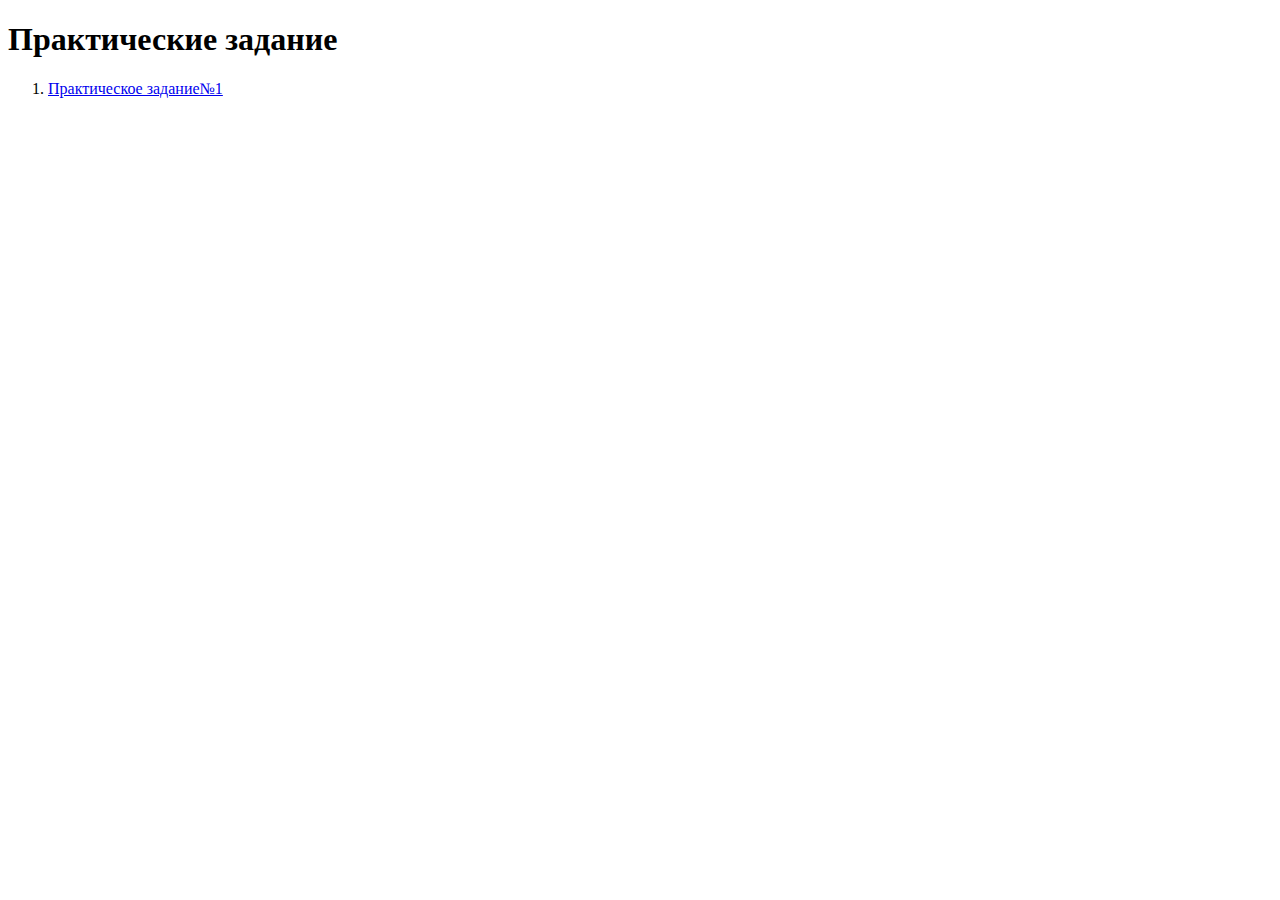
<file: index.html>
<!DOCTYPE html>
<html lang="en">
<head>
    <meta charset="UTF-8">
    <meta name="viewport" content="width=device-width, initial-scale=1.0">
    <title>Практические задания</title>
</head>
<body>
 <h1>Практические задание</h1>   
 <ol>
    
    <li>
        <a href="task1/task1.html">Практическое задание№1</a></li>
    
     
 </ol>
</body>
</html>
</file>
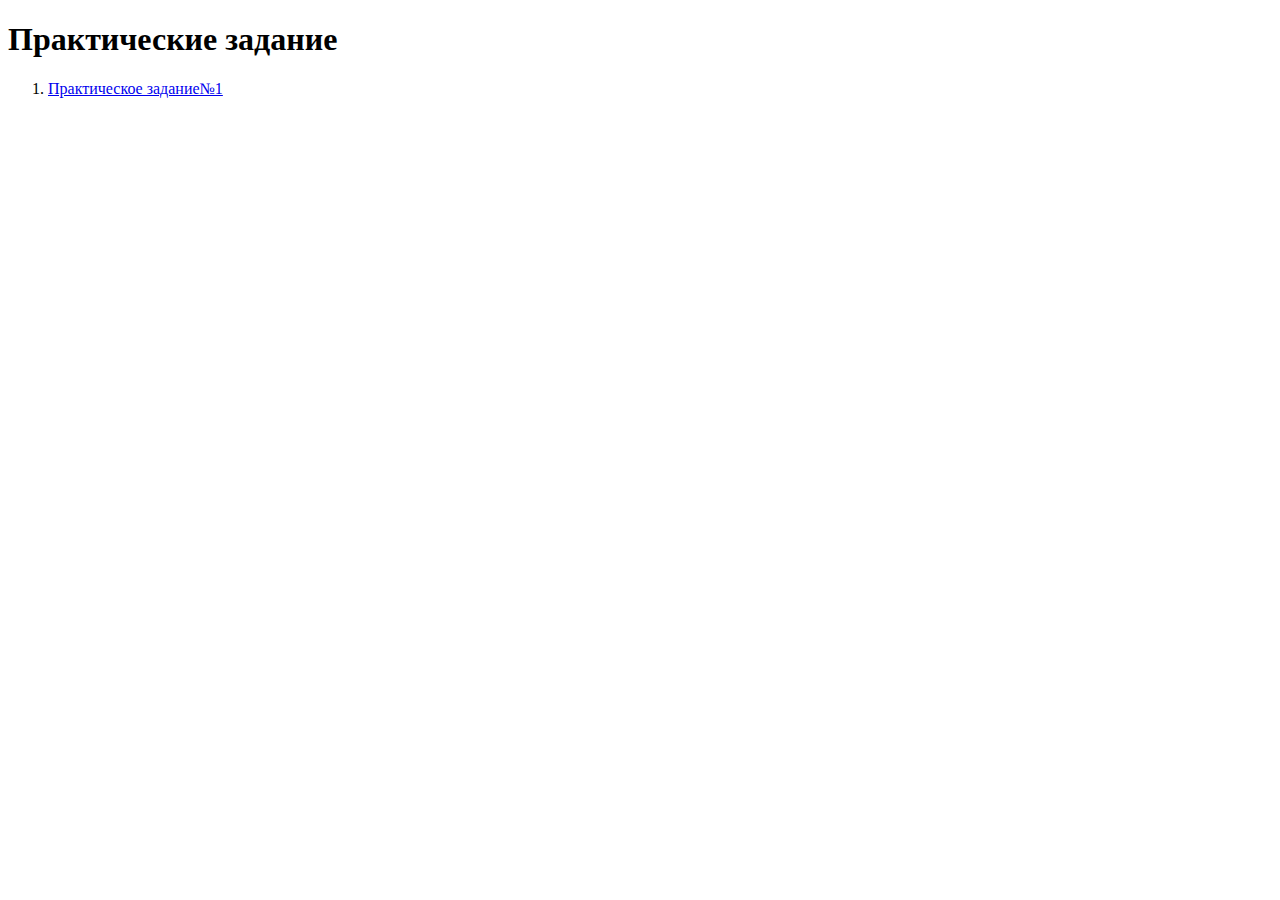
<file: 11.09.2025 — копия/index.html>
<!DOCTYPE html>
<html lang="en">
<head>
    <meta charset="UTF-8">
    <meta name="viewport" content="width=device-width, initial-scale=1.0">
    <title>Практические задания</title>
</head>
<body>
 <h1>Практические задание</h1>   
 <ol>
    
    <li>
        <a href="task1/task1.html">Практическое задание№1</a></li>
    
     
 </ol>
</body>
</html>
</file>
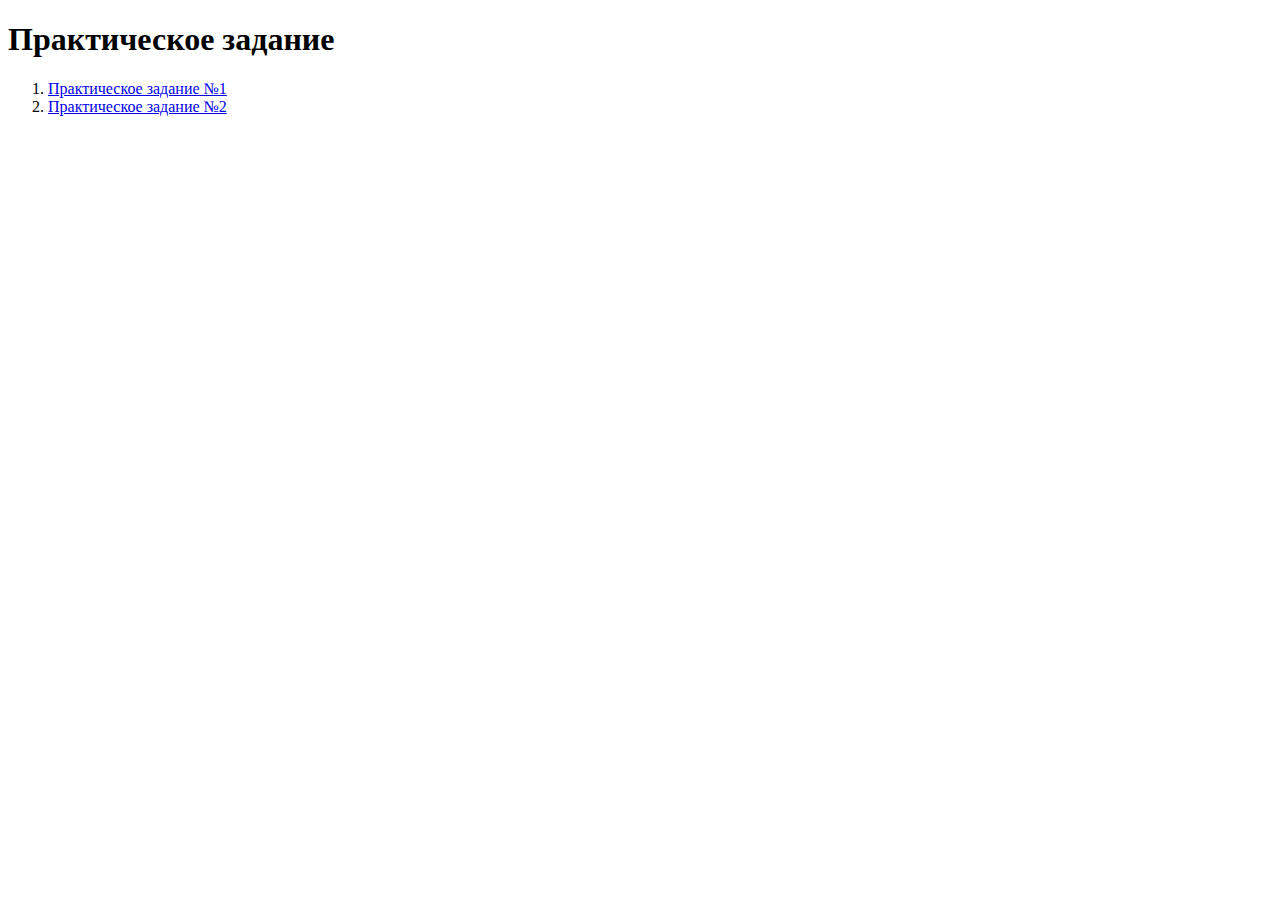
<file: 15.09.2025/index.html>
<!DOCTYPE html>
<html lang="en">
<head>
    <meta charset="UTF-8">
    <meta name="viewport" content="width=device-width, initial-scale=1.0">
    <title>Практическое задания</title>
</head>
<body>
    <h1>Практическое задание</h1>
    <ol>
        <li><a href="task1.html">Практическое задание №1</a></li>
        <li><a href="task2.html">Практическое задание №2</a></li>
    </ol>
</body>
</html>
</file>
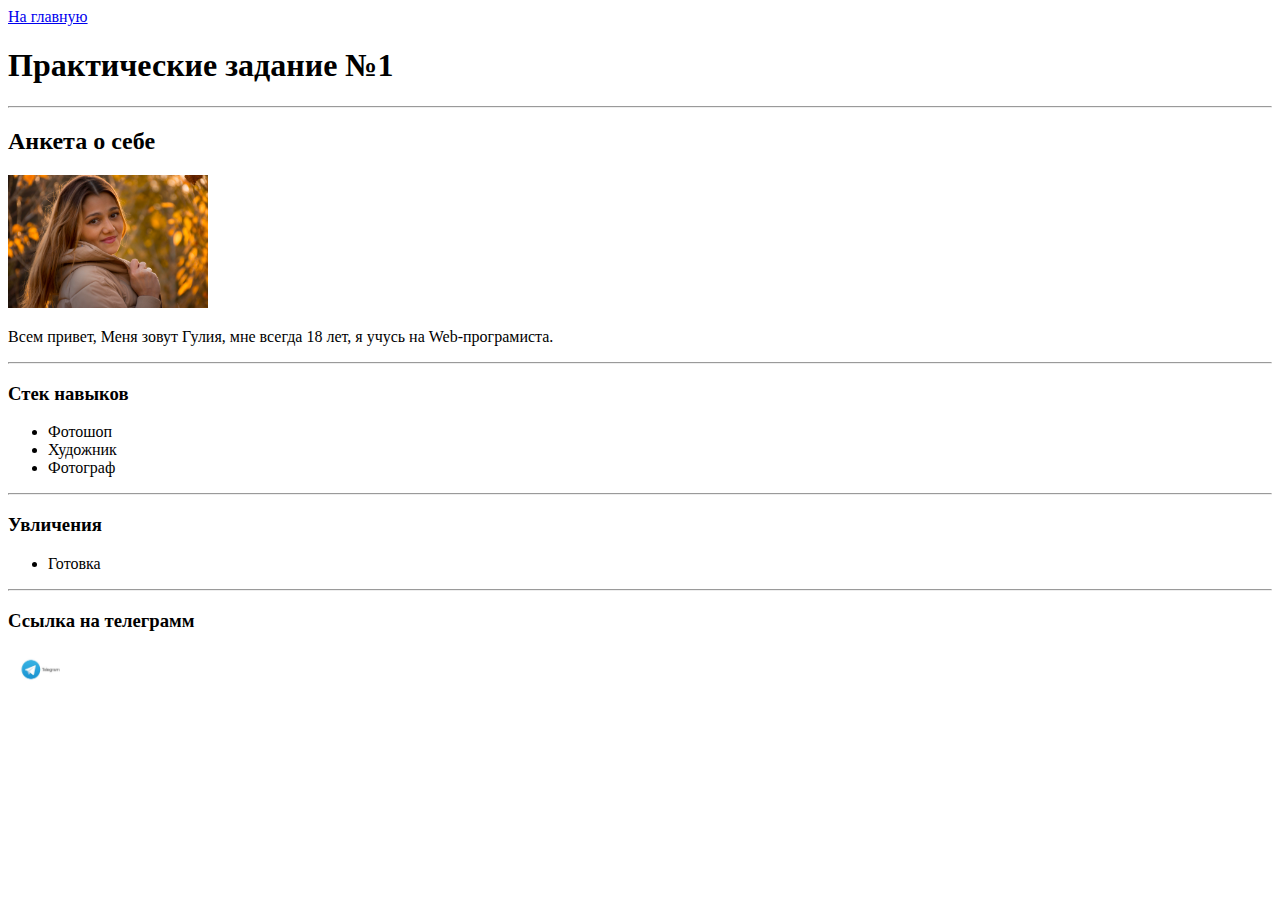
<file: task1.html>
<!DOCTYPE html>
<html lang="en">
<head>
    <meta charset="UTF-8">
    <meta name="viewport" content="width=, initial-scale=1.0">
    <title>Практические задание №1</title>
</head>
<body>
    <a href="../index.html">На главную</a>
    <h1>Практические задание №1</h1>
    <hr>
    <h2>Анкета о себе</h2>
    <img src="рапр.jpg" alt="изображение человека"width="200px">
    <p>Всем привет, Меня зовут Гулия, мне всегда 18 лет, я учусь на Web-програмиста.</p>
    <hr>
    <h3>Стек навыков</h3>
    <ul>
        <li>Фотошоп</li>
        <li>Художник</li>
        <li>Фотограф</li>
        </ul>
    <hr>
    <h3>Увличения</h3>
    <ul>
        <li>Готовка</li>
    </ul>
    <hr>
    <h3>Ссылка на телеграмм</h3>
<a href="https://vk.com/@fotobeautyvk">
    <img width="65" src="Без названия.jpg" alt="Ссылка на телеграмм">
</a>
</body>
</html>
</file>
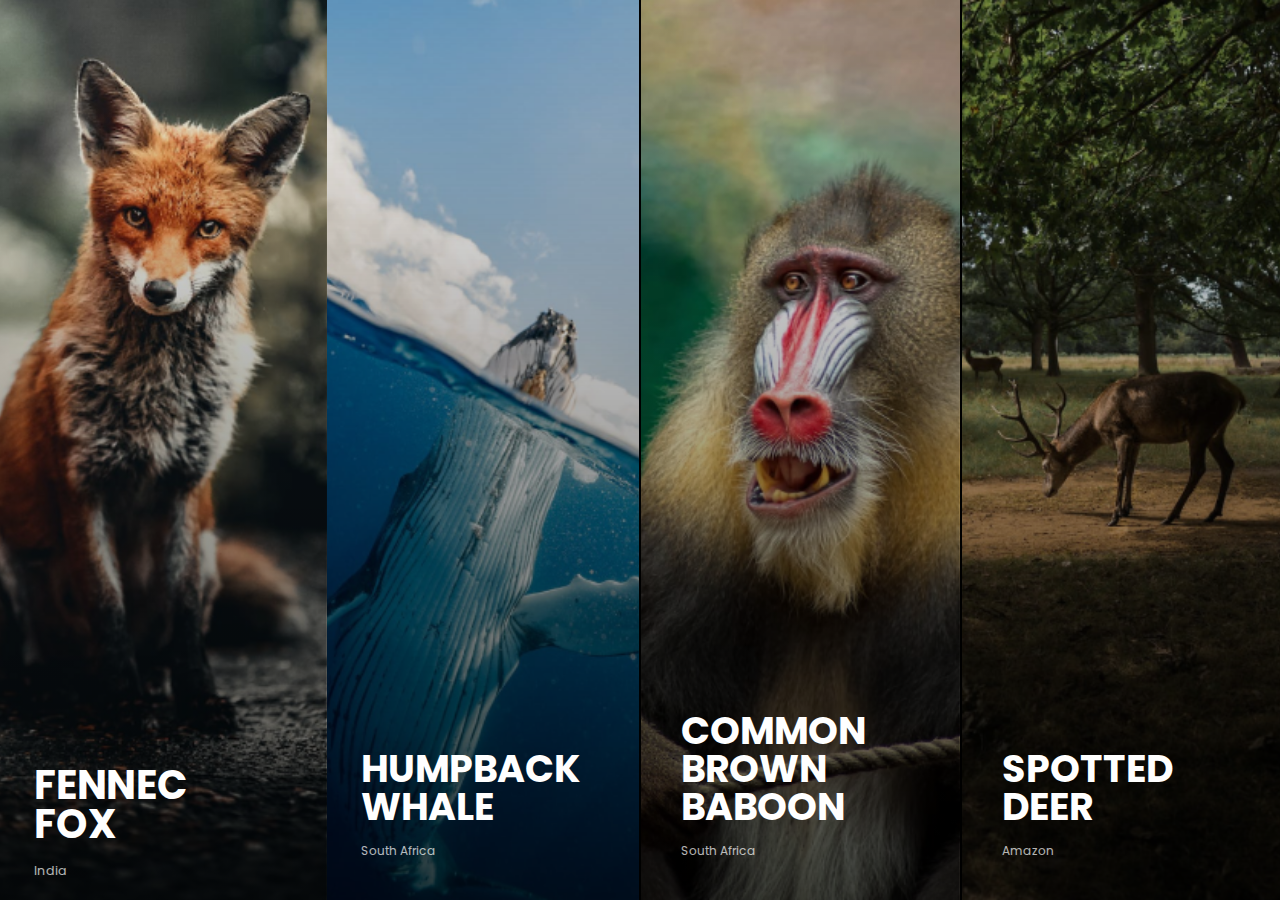
<file: task3.html>
<!DOCTYPE html>
<html lang="en">
<head>
    <meta charset="UTF-8">
    <meta name="viewport" content="width=device-width, initial-scale=1.0">
    <title>Практическое задание №3</title>
    <link rel="stylesheet" href="task3.css">
</head>
<body>
    <div class="cards">
<div class="card card-1">
    <h3>Fennec <br>fox</h3>
    <h4>India</h4>
</div>
<div class="card card-2">
    <h3>Humpback <br> whale</h3>
    <h4>South Africa</h4>
</div>
<div class="card card-3">
    <h3>Common brown <br>baboon</h3>
    <h4>South Africa</h4>
</div>
<div class="card card-4">
    <h3>Spotted <br>deer</h3>
    <h4>Amazon</h4>
</div>
    </div>
    
</body>
</html>
</file>
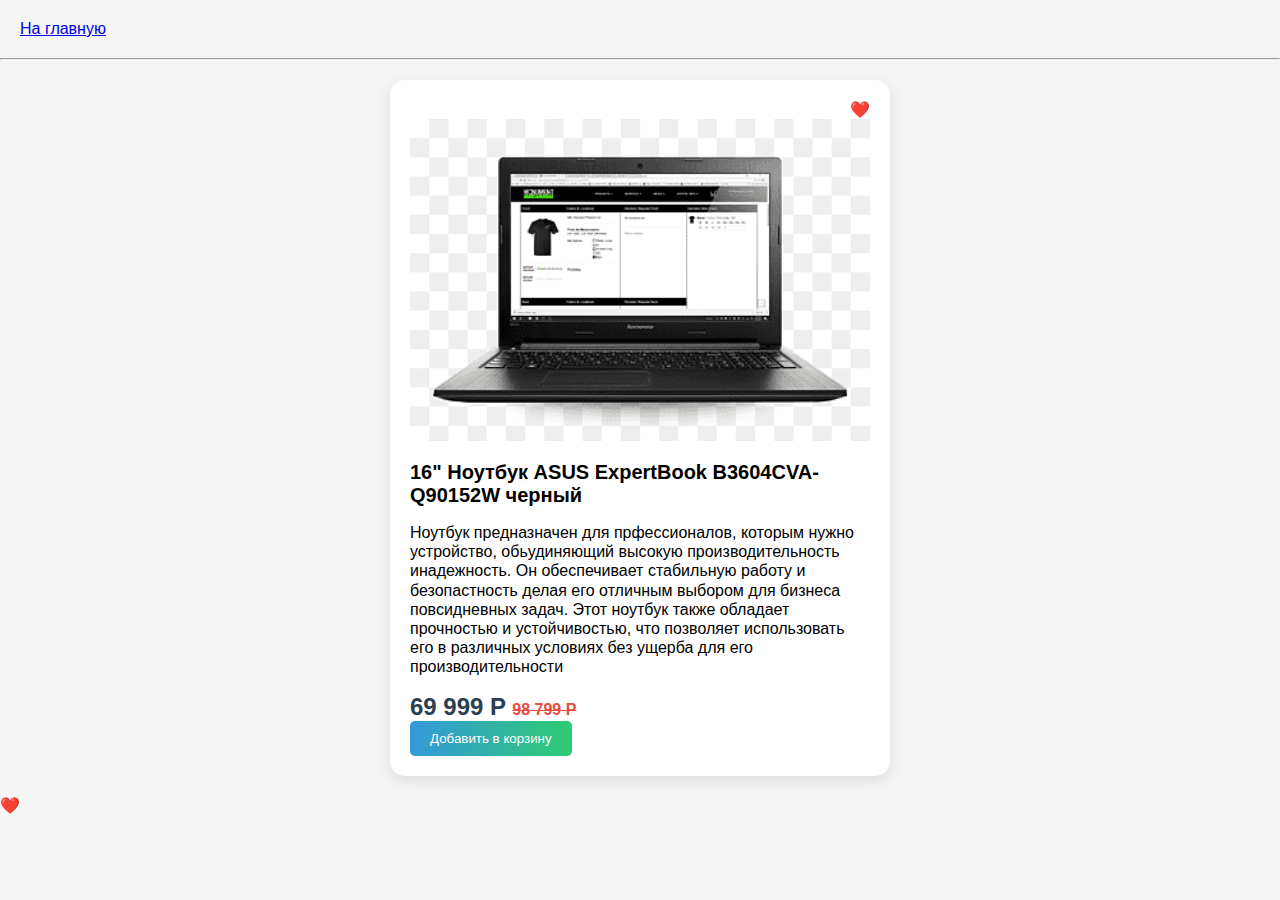
<file: 15.09.2025/task2.html>
<!DOCTYPE html>
<html lang="en">
<head>
    <meta charset="UTF-8">
    <meta name="viewport" content="width=device-width, initial-scale=1.0">
    <title>Document</title>
    <link rel="stylesheet" href="task2.css">
</head>
<body>
    <a class="back-to-main" href="index.html">На главную</a>
    <hr>
<div class="card">
    <p class="favorite">
        <a href="#">❤️</a>
    </p>
    <img src="png-transparent-netbook-laptop-intel-lenovo-celeron-poster-mock-up-netbook-computer-intel-thumbnail.png" alt="">
    <h3>16" Ноутбук ASUS ExpertBook B3604CVA-Q90152W черный</h3>
    <p class="info">Ноутбук предназначен  для прфессионалов, которым нужно устройство, обьудиняющий высокую производительность  инадежность. Он обеспечивает стабильную работу  и безопастность делая его отличным выбором для бизнеса  повсидневных задач. Этот ноутбук также обладает прочностью и устойчивостью, что позволяет использовать его в различных условиях без ущерба для его производительности</p>
    <p class="price">69 999 P <span class="old-price">98 799 P</span></p>
    <button>Добавить в корзину</button>
</div>
   ❤️ 
    
</body>
</html>
</file>
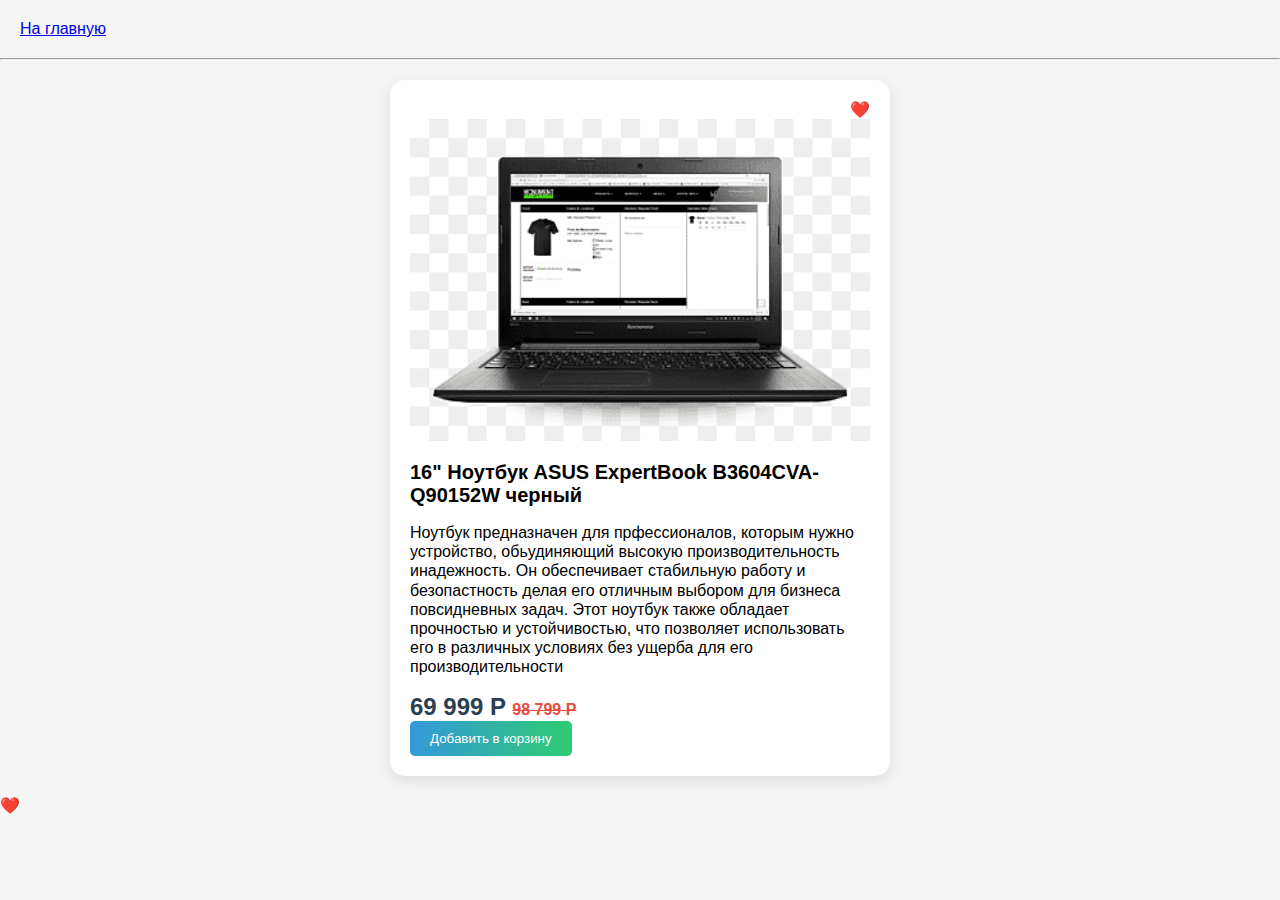
<file: practice/task2.html>
<!DOCTYPE html>
<html lang="en">
<head>
    <meta charset="UTF-8">
    <meta name="viewport" content="width=device-width, initial-scale=1.0">
    <title>Document</title>
    <link rel="stylesheet" href="task2.css">
</head>
<body>
    <a class="back-to-main" href="./index.html">На главную</a>
    <hr>
<div class="card">
    <p class="favorite">
        <a href="#">❤️</a>
    </p>
    <img src="png-transparent-netbook-laptop-intel-lenovo-celeron-poster-mock-up-netbook-computer-intel-thumbnail.png" alt="">
    <h3>16" Ноутбук ASUS ExpertBook B3604CVA-Q90152W черный</h3>
    <p class="info">Ноутбук предназначен  для прфессионалов, которым нужно устройство, обьудиняющий высокую производительность  инадежность. Он обеспечивает стабильную работу  и безопастность делая его отличным выбором для бизнеса  повсидневных задач. Этот ноутбук также обладает прочностью и устойчивостью, что позволяет использовать его в различных условиях без ущерба для его производительности</p>
    <p class="price">69 999 P <span class="old-price">98 799 P</span></p>
    <button>Добавить в корзину</button>
</div>
   ❤️ 
    
</body>
</html>
</file>
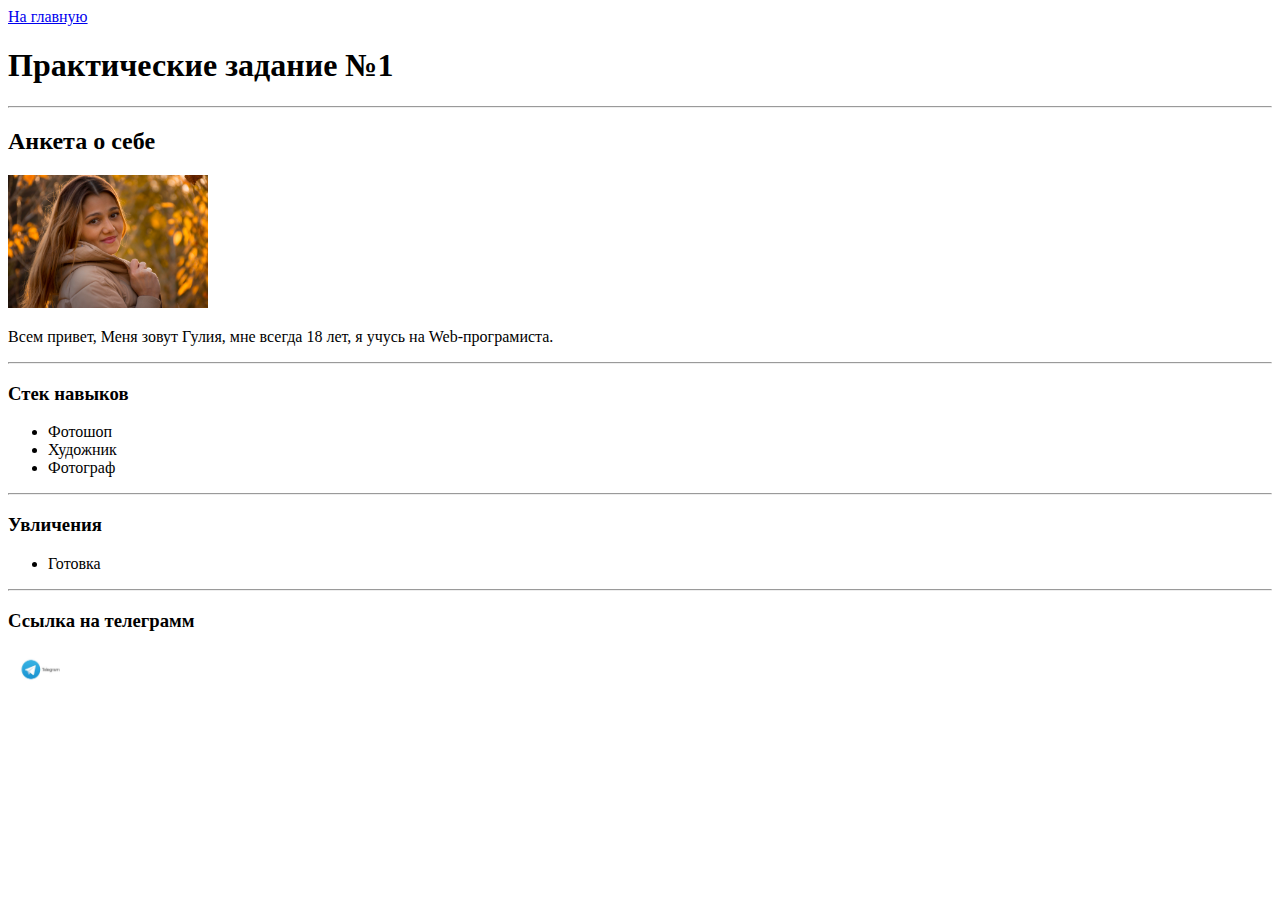
<file: 11.09.2025 — копия/task1/task1.html>
<!DOCTYPE html>
<html lang="en">
<head>
    <meta charset="UTF-8">
    <meta name="viewport" content="width=, initial-scale=1.0">
    <title>Практические задание №1</title>
</head>
<body>
    <a href="../index.html">На главную</a>
    <h1>Практические задание №1</h1>
    <hr>
    <h2>Анкета о себе</h2>
    <img src="рапр.jpg" alt="изображение человека"width="200px">
    <p>Всем привет, Меня зовут Гулия, мне всегда 18 лет, я учусь на Web-програмиста.</p>
    <hr>
    <h3>Стек навыков</h3>
    <ul>
        <li>Фотошоп</li>
        <li>Художник</li>
        <li>Фотограф</li>
        </ul>
    <hr>
    <h3>Увличения</h3>
    <ul>
        <li>Готовка</li>
    </ul>
    <hr>
    <h3>Ссылка на телеграмм</h3>
<a href="https://vk.com/@fotobeautyvk">
    <img width="65" src="Без названия.jpg" alt="Ссылка на телеграмм">
</a>
</body>
</html>
</file>
<file: task3.css>
@import url('https://fonts.googleapis.com/css2?family=Poppins:ital,wght@0,100;0,200;0,300;0,400;0,500;0,600;0,700;0,800;0,900;1,100;1,200;1,300;1,400;1,500;1,600;1,700;1,800;1,900&family=Quicksand:wght@300..700&family=Roboto+Mono:ital,wght@0,100..700;1,100..700&display=swap');


*{
    margin: 0;
    padding: 0;
    box-sizing: border-box;
    font-family: "Poppins", sans-serif;
}
body{
    min-height: 100vh;
    background-color: black;
    color: white;
}

.cards{
    display: flex;
    height: 100vh;
    gap: 2px;
    overflow: hidden;

}
.card-1{
background: linear-gradient(rgba(0, 0, 0, 0), rgba(0, 0, 0, 0.7)), url(Image.png);

}
.card-2{
background: linear-gradient(rgba(0, 0, 0, 0), rgba(0, 0, 0, 0.7)),url(Image-1.png);
}
.card-3{
background: linear-gradient(rgba(0, 0, 0, 0), rgba(0, 0, 0, 0.7)), url(Image-2.png);
}
.card-4{
background: linear-gradient(rgba(0, 0, 0, 0), rgba(0, 0, 0, 0.7)), url(Image-3.png);
}
.card{
    padding: 40px;
    display: flex;
    flex-direction: column;
    justify-content: end;
    flex: 1;
    gap: 16px;
    background-size: cover;
    background-position: center;
}
.card:hover{
    transform: scale(105%);
    z-index: 1;
    position: relative;
}
h3{
    font-size: 38px;
    text-transform: uppercase;
    line-height: 38px;

}
h4{
    font-size: 12px;
    text-transform: capitalize;
    opacity: 0.7;
    font-weight: normal;
}
</file>
<file: 15.09.2025/task2.css>
*{
    font-family: Arial;
    margin: 0;
    padding: 0;
    box-sizing: border-box;
}
.back-to-main{
    display: block;
    margin: 20px;
    width: max-content;
}

body{
    background: #f5f5f5;

}
.card{
    max-width: 500px;
    width: ;
    background: white;
    margin: 20px auto;
    padding: 20px;
    border-radius: 15px;
    box-shadow: 0px 5px 15px rgba(0, 0, 0, .1);
    transition: 0.3s;
}

.card:hover{
    transform: scale(1.02);
}
.card .favorite{
    text-align: right;
}
.card .favorite a{
    text-decoration: none;
}
.card img{
    width: 100%;
}
.card h3{
    margin: 16px 0px;
    font-size: 20px;
}
.card .info{
    line-height: 1.2;
    margin: 16px 0px;
}
.card .price{
    color: #2c3e50;
    font-weight: bold;
    font-size: 24px;
   

}
.card .old-price{
    color: #e74c3c;
    text-decoration: line-through;
    font-size: 16px;

}
.card button{
    background: linear-gradient(to right, #3498db, #2ecc71);
    color: white;
    border: none;
    padding: 10px 20px;
    border-radius: 5px;
    cursor: pointer;

}
.card button:hover{
    opacity: 0, 8;
}
</file>
<file: practice/task2.css>
*{
    font-family: Arial;
    margin: 0;
    padding: 0;
    box-sizing: border-box;
}
.back-to-main{
    display: block;
    margin: 20px;
    width: max-content;
}

body{
    background: #f5f5f5;

}
.card{
    max-width: 500px;
    width: ;
    background: white;
    margin: 20px auto;
    padding: 20px;
    border-radius: 15px;
    box-shadow: 0px 5px 15px rgba(0, 0, 0, .1);
    transition: 0.3s;
}

.card:hover{
    transform: scale(1.02);
}
.card .favorite{
    text-align: right;
}
.card .favorite a{
    text-decoration: none;
}
.card img{
    width: 100%;
}
.card h3{
    margin: 16px 0px;
    font-size: 20px;
}
.card .info{
    line-height: 1.2;
    margin: 16px 0px;
}
.card .price{
    color: #2c3e50;
    font-weight: bold;
    font-size: 24px;
   

}
.card .old-price{
    color: #e74c3c;
    text-decoration: line-through;
    font-size: 16px;

}
.card button{
    background: linear-gradient(to right, #3498db, #2ecc71);
    color: white;
    border: none;
    padding: 10px 20px;
    border-radius: 5px;
    cursor: pointer;

}
.card button:hover{
    opacity: 0, 8;
}
</file>
